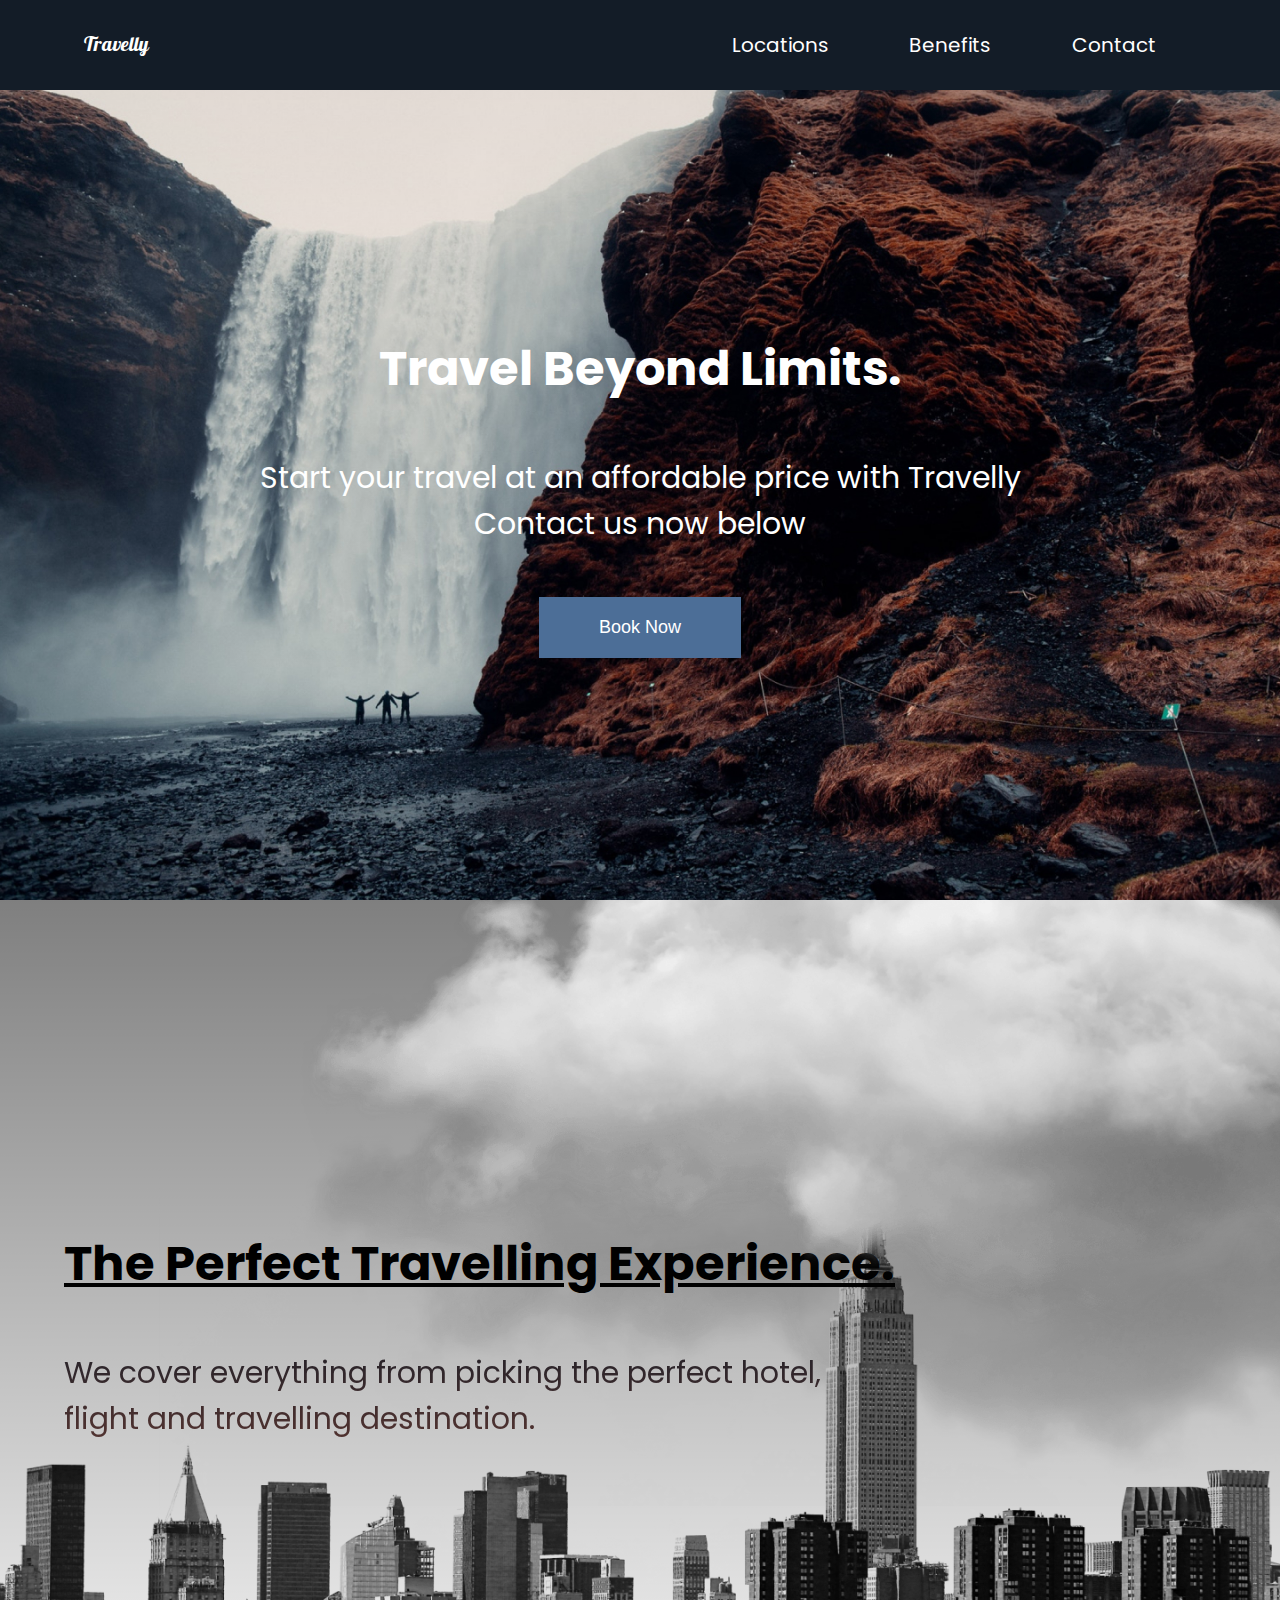
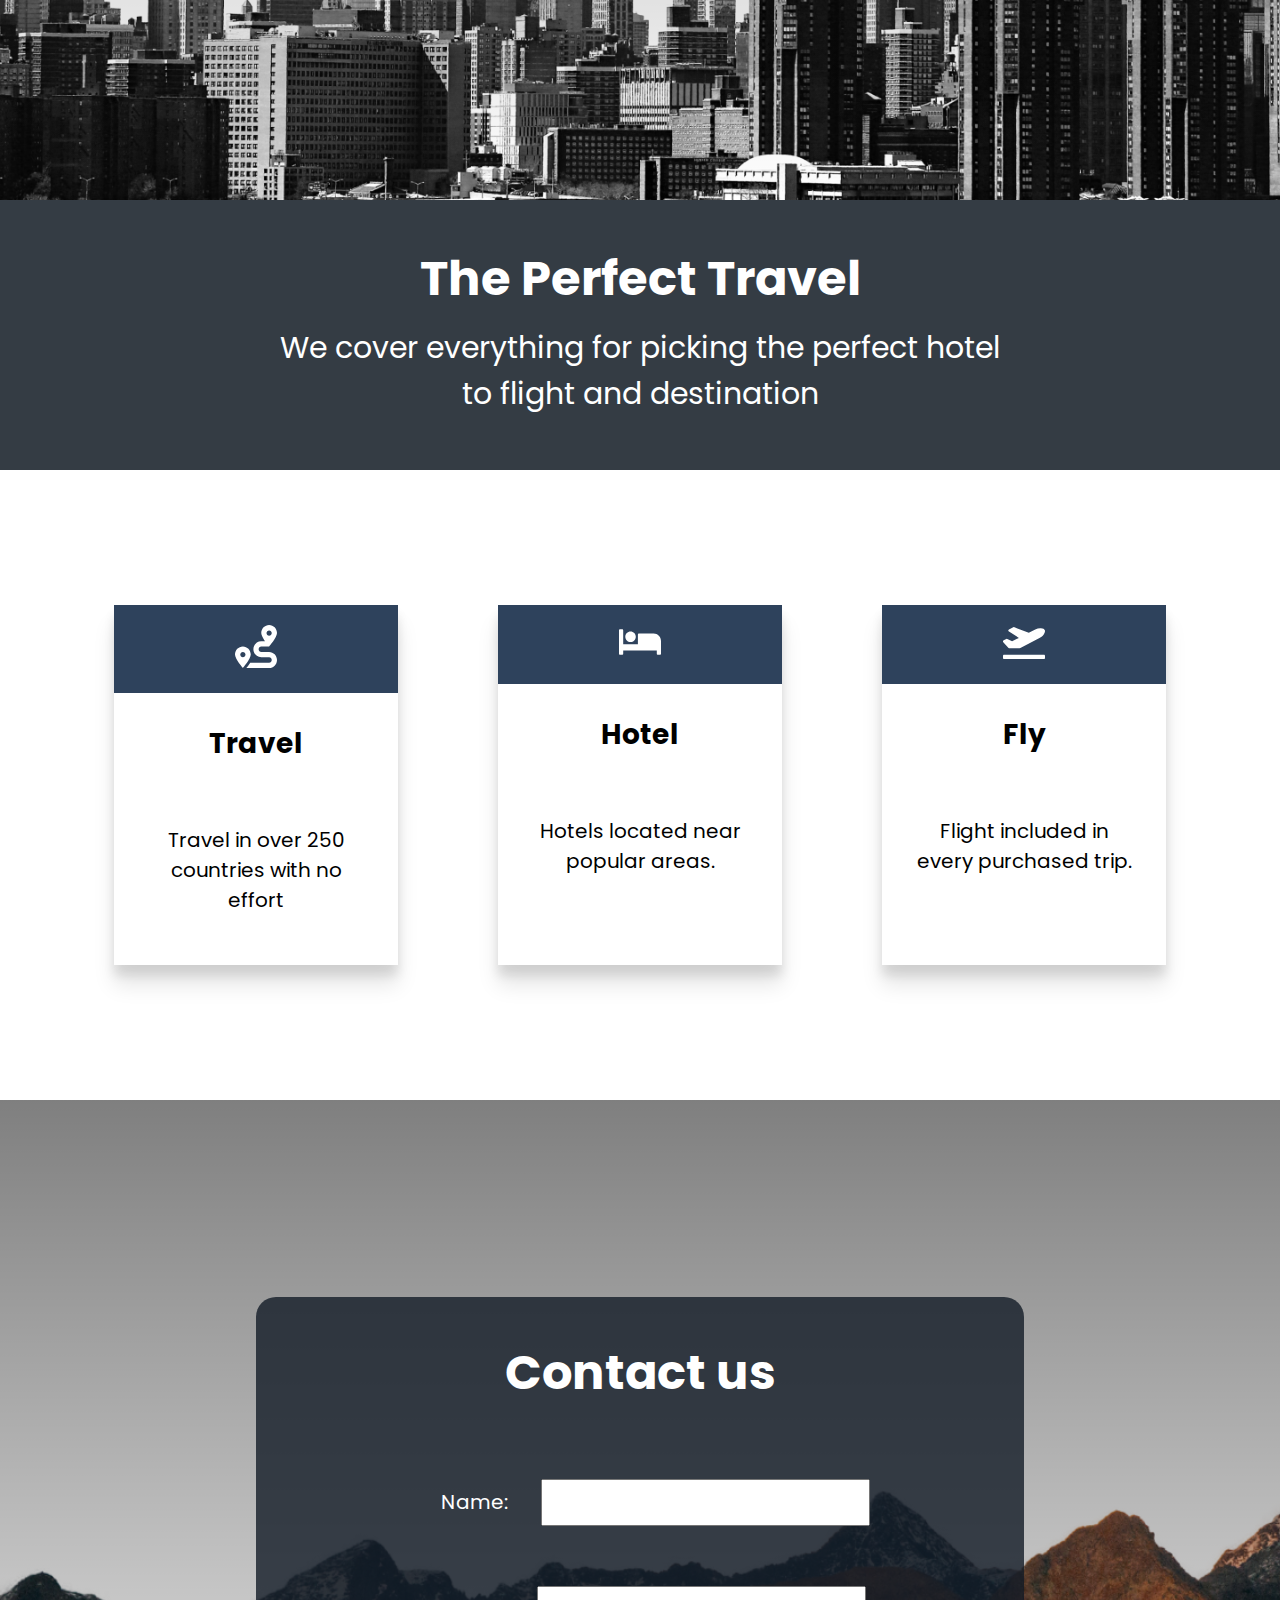
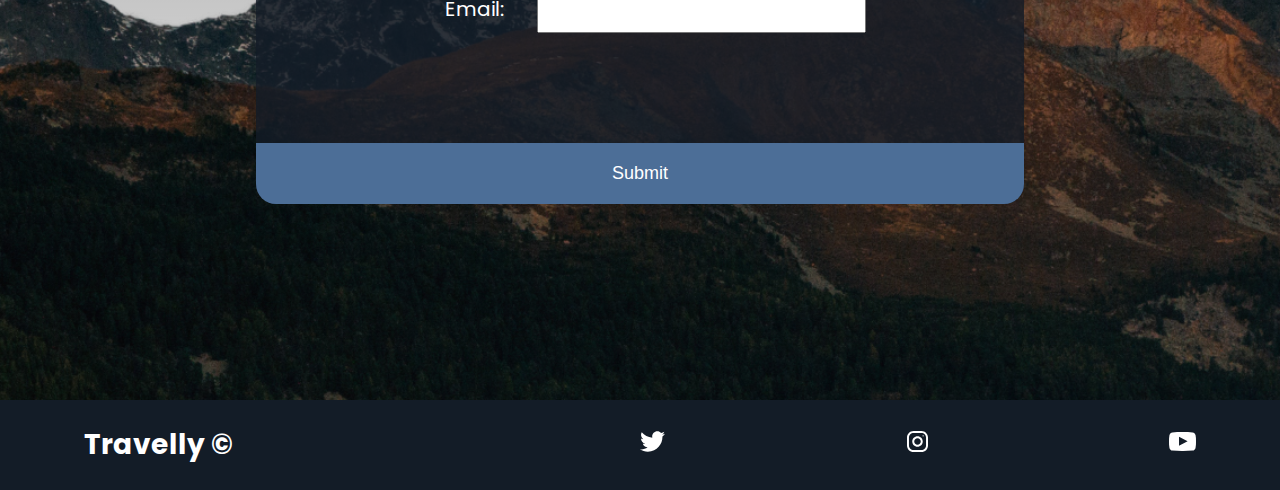
<file: index.html>
<!DOCTYPE html>
<html lang="en">
<head>
    <meta charset="UTF-8">
    <meta name="viewport" content="width=device-width, initial-scale=1.0">
    <meta name="robots" content="index,follow" />
    <link rel="icon" href="/icons/airplane.svg">
    <link rel="stylesheet" href="style.css">
    <link href="https://fonts.googleapis.com/css?family=Pattaya|Poppins:400,500&display=swap" rel="stylesheet">
    <title>Title | Travelling Agency</title>
</head>
<body>
    <header class="main-head">
        <nav>
            <h1 id="logo">Travelly</h1>
            <ul>
                <li><a href="#locations">Locations</a></li>
                <li><a href="#benefits">Benefits</a></li>
                <li><a href="#contact">Contact</a></li>
            </ul>
        </nav>
    </header>
    <section class="hero">
        <h2>Travel Beyond Limits.</h2>
        <h3>Start your travel at an affordable price with Travelly <br /> Contact us now below</h3>
        <button>Book Now</button>
    </section>
    <section id="locations">
        <header class="locations-head">
            <h2>The Perfect Travelling Experience.</h2>
            <h3>We cover everything from picking the perfect hotel, <br/> 
                flight and travelling destination.</h3>
                <img src="/img/cloud.png" class="moving-cloud-1 cloud" alt="cloud">
                <img src="/img/cloud.png" class="moving-cloud-2 cloud" alt="cloud">
        </header>
    </section>
    <section class="benefits">
        <header class="benefits-head">
            <h2>The Perfect Travel</h2>
            <h3>We cover everything for picking the perfect hotel 
            <br/> to flight and destination</h3>
        </header>
        <div class="cards">
            <div class="card">
                <div class="card-icon">
                <img src="/icons/route-solid.svg" alt="">
                </div>
                <h4>Travel</h4>
                <p>Travel in over 250 countries with no effort</p>
            </div>

            <div class="card">
                <div class="card-icon">
                <img src="/icons/bed-solid.svg" alt="">
                </div>
                <h4>Hotel</h4>
                <p>Hotels located near popular areas.</p>
            </div>

            <div class="card">
                <div class="card-icon">
                <img src="/icons/plane-departure-solid.svg" alt="">
                </div>
                <h4>Fly</h4>
                <p>Flight included in every purchased trip.</p>
            </div>
        </div>
    </section>
    <section id="contact">
        <div class="form-wrapper">
            <header class="form-head">
                <h2>Contact us</h2>
            </header>
            <form>
                <div class="name-form">
                    <label for="name">Name:</label>
                    <input type="text" name="name" required>
                </div>
                <div class="email-form">
                    <label for="email">Email:</label>
                    <input type="email" name="email" required>
                </div>
                <button type="submit">Submit</button>
            </form>
        </div>
    </section>
    <footer>
        <div class="footer-wrapper">
            <h5>Travelly &copy;</h5>
            <ul>
               <li><a href="#"><img src="/icons/twitter.svg" alt=""></a></li>
               <li><a href="#"><img src="/icons/instagram.svg" alt=""></a></li> 
               <li><a href="#"><img src="/icons/youtube.svg" alt=""></a></li>  
            </ul>
        </div>
    </footer>
</body>
</html>
</file>
<file: style.css>
/* Global Styles*/

*{
    margin: 0;
    padding: 0;
    box-sizing: border-box;
}

html{
    font-size: 62.5%;
}
body{
    font-family: 'Poppins', sans-serif;
}

li,
button,
label,
input,
p{
    font-size: 2rem;
}

h2{
    font-size: 4.8rem;
}
h3{
    font-size: 3rem;
    font-weight: normal;
}
h4,h5{
    font-size: 2.8rem;
}
a{
    color:white;
    text-decoration: none;
}

/* Nav Section With Hero */

.main-head{
    background-color: #131c27;
    color:white;
}

nav{
    display: flex;
    width: 90%;
    margin: 0 auto;
    padding:2rem;
    min-height: 10vh;
    align-items: center;
    flex-wrap: wrap;
}

nav ul{
    display: flex;
    flex: 1 1 40rem;
    justify-content: space-around;
    align-items: center;
    list-style: none;

}
#logo{
    flex: 2 1 40rem;
    font-family: 'Pattaya', sans-serif;
    font-weight: 500;
}
button{
    padding: 2rem 6rem;
    background: #4c6e97;
    border: none;
    color:white;
    font-size:1.8rem;
    cursor: pointer;
    transition: all 1s ease-in-out;

}
button:hover{
    background: #2e425c;
    font-size: 2.6rem;
}
.hero{
    min-height: 90vh;
    background: linear-gradient(rgba(0,0,0,0.1), transparent),
    url('/img/landing-page.jpg');
    background-repeat: no-repeat;
    background-size: cover;
    background-position:center;
    color:white;
    display: flex;
    flex-direction: column;
    justify-content: center;
    align-items: center;
    text-align: center;

}

.hero h3{
    padding: 5rem;
}

/* Benefits Section */

#locations{
    position: relative;
    min-height: 100vh;
    background: linear-gradient(rgba(0,0,0,0.5), transparent),
    url('/img/new-york-page.png');
    background-repeat: no-repeat;
    background-size: cover;
    background-position:center;
    display: flex;
    align-items: center;
    overflow: hidden;
}
.locations-head{
    width:90%;
    margin: 0 auto;
}
.locations-head h2 {
    padding: 1rem 0rem;
    text-decoration: underline;
}
.locations-head h3 {
    padding: 4rem 0rem;
    background: linear-gradient(#131c27,#663b34);
    background-clip: text;
    -webkit-background-clip: text;
    color: transparent;
}
.cloud{
    position: absolute;
    top:0%;
    right: 0%;
    animation: cloudAnimation 3s infinite alternate ease-in-out;
}
.moving-cloud-1{
    
  
}

.moving-cloud-2{
    top:15%;
    z-index: -1;
    opacity: 0.5;
    
}

@keyframes cloudAnimation{
   from{
       transform: translate(10%, -10%);
   }
   to{
       transform: translate(0%, 0%);
   }
}


/* Benefits section */

.benefits-head{
    background: #343c44;
    padding: 3rem;
    min-height: 30vh;
    display: flex;
    flex-direction: column;
    justify-content: center;
    align-items: center;
    text-align: center;
    color:white;
}
.benefits-head h3{
    padding: 1rem;
}

.cards img {
   max-width:15%;
   margin: 2rem;
}

.card p,
.card h4{
    padding: 3rem;
}

.cards{
    width: 90%;
    margin: auto;
    display: flex;
    align-items: center;
    min-height: 70vh;
    flex-wrap: wrap;
}

.card-icon{
    background: #2e425c;
}

.card{
    text-align: center;
    box-shadow: 0px 10px 10px rgba(0,0,0,0.1),0px 20px 20px rgba(0,0,0,0.1);
    flex: 1 1 25rem;
    min-height: 40vh;
    margin: 2rem 5rem;
}

#contact {
    min-height: 100vh;
    background: linear-gradient(rgba(0, 0, 0, 0.5), transparent),
      url("./img/contact-mountain.png");
    background-size: cover;
    background-repeat: no-repeat;
    display: flex;
    align-items: center;
    justify-content: center;
  }
  
  .form-wrapper {
    background: rgba(19, 28, 39, 0.8);
    width: 60%;
    color: white;
    border-radius: 20px;
  }
  .form-head {
    text-align: center;
    padding: 4rem;
  }
  .name-form,
  .email-form {
    padding: 3rem;
    text-align: center;
  }
  .form-wrapper label {
    margin: 0rem 3rem;
  }
  .form-wrapper button {
    width: 100%;
    padding: 2rem;
    margin-top: 8rem;
    border-bottom-left-radius: 20px;
    border-bottom-right-radius: 20px;
  }
  .form-wrapper input {
    padding: 1rem 3rem;
  }

/* Footer Section */

footer {
    color: white;
    background: rgba(19, 28, 39, 1);
  }
  .footer-wrapper {
    display: flex;
    padding: 2rem;
    width: 90%;
    margin: auto;
    align-items: center;
    min-height: 10vh;
    flex-wrap: wrap;
  }
  footer h5 {
    flex: 1 1 40rem;
  }
  footer ul {
    display: flex;
    list-style: none;
    flex: 1 1 40rem;
    justify-content: space-between;
    align-items: center;
  }
  
  /* Button focus to make website accessible */
  
  button:focus {
    background: #2c3f57;
    outline-style: solid;
    outline-color: cornflowerblue;
  }


/* Mefia Query */
@media screen and (max-width: 932px){
    html{
        font-size:  55%;
    }
    nav{
        text-align: center;
    }
    #logo{
        padding:1rem;
    }
    .cloud{
        height: 40rem;
        pointer-events: none;
    }
    .moving-cloud-1{
        z-index: -1;
    }
    .moving-cloud-2{
        z-index: -2;
    }
    .locations-head h3{
        background: rgba(19, 28, 39, 0.9);
        color: white;
    }
}
</file>
